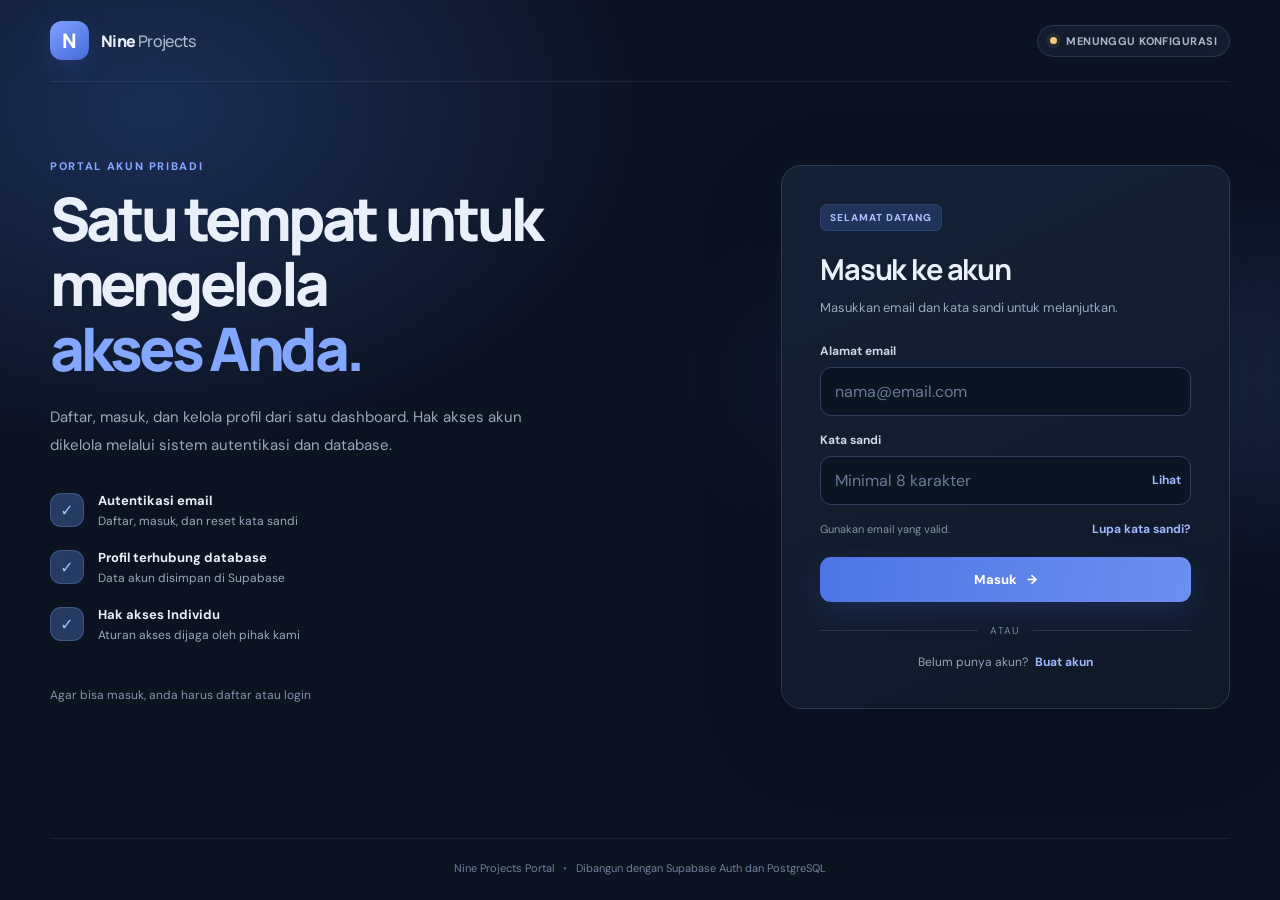
<file: index.html>
<!doctype html>
<html lang="id">
<head>
  <meta charset="UTF-8">
  <meta name="viewport" content="width=device-width, initial-scale=1">
  <meta name="description" content="Portal akun dengan autentikasi email dan dashboard pengguna.">
  <meta name="theme-color" content="#101827">
  <title>Nine Projects Portal</title>
  <link rel="stylesheet" href="assets/styles.css">
  <script type="module" src="assets/app.js"></script>
</head>
<body>
  <div class="site-shell">
    <header class="topbar">
      <a class="brand" href="./" aria-label="Nine Projects Portal, halaman utama">
        <span class="brand-mark">N</span>
        <span>Nine <span class="brand-light">Projects</span></span>
      </a>
      <span class="connection-pill"><span class="connection-dot"></span><span id="connectionLabel">Menunggu konfigurasi</span></span>
    </header>

    <main>
      <section id="authView" class="auth-view">
        <div class="hero-copy">
          <p class="eyebrow">PORTAL AKUN PRIBADI</p>
          <h1>Satu tempat untuk mengelola <span>akses Anda.</span></h1>
          <p class="hero-description">Daftar, masuk, dan kelola profil dari satu dashboard. Hak akses akun dikelola melalui sistem autentikasi dan database.</p>
          <div class="feature-list">
            <div class="feature"><span class="feature-icon">✓</span><span><strong>Autentikasi email</strong><small>Daftar, masuk, dan reset kata sandi</small></span></div>
            <div class="feature"><span class="feature-icon">✓</span><span><strong>Profil terhubung database</strong><small>Data akun disimpan di Supabase</small></span></div>
            <div class="feature"><span class="feature-icon">✓</span><span><strong>Hak akses Individu</strong><small>Aturan akses dijaga oleh pihak kami</small></span></div>
          </div>
          <p class="hero-note">Agar bisa masuk, anda harus daftar atau login</p>
        </div>

        <section class="auth-card" aria-labelledby="authTitle">
          <div class="card-kicker" id="formKicker">SELAMAT DATANG</div>
          <h2 id="authTitle">Masuk ke akun</h2>
          <p class="card-description" id="authDescription">Masukkan email dan kata sandi untuk melanjutkan.</p>

          <form id="authForm" novalidate>
            <div class="form-field" id="nameField" hidden>
              <label for="displayName">Nama tampilan</label>
              <input id="displayName" name="displayName" type="text" autocomplete="name" maxlength="80" placeholder="Nama Anda">
            </div>
            <div class="form-field">
              <label for="email">Alamat email</label>
              <input id="email" name="email" type="email" autocomplete="email" placeholder="nama@email.com" required>
            </div>
            <div class="form-field">
              <label for="password">Kata sandi</label>
              <div class="password-wrap">
                <input id="password" name="password" type="password" autocomplete="current-password" minlength="8" placeholder="Minimal 8 karakter" required>
                <button class="text-button password-toggle" id="togglePassword" type="button">Lihat</button>
              </div>
            </div>
            <div class="form-field" id="confirmField" hidden>
              <label for="confirmPassword">Ulangi kata sandi</label>
              <input id="confirmPassword" name="confirmPassword" type="password" autocomplete="new-password" minlength="8" placeholder="Ulangi kata sandi">
            </div>
            <div class="form-options" id="loginOptions">
              <span class="subtle-text">Gunakan email yang valid.</span>
              <button class="text-button" id="forgotPassword" type="button">Lupa kata sandi?</button>
            </div>
            <button class="primary-button" id="submitButton" type="submit">Masuk <span aria-hidden="true">→</span></button>
            <div id="authNotice" class="notice" role="status" aria-live="polite" hidden></div>
          </form>

          <div class="card-divider"><span>ATAU</span></div>
          <p class="switch-copy"><span id="switchQuestion">Belum punya akun?</span> <button class="text-button" id="switchMode" type="button">Buat akun</button></p>
        </section>
      </section>

      <section id="recoveryView" class="narrow-view" hidden>
        <section class="auth-card recovery-card">
          <p class="eyebrow">PEMULIHAN AKUN</p>
          <h2>Buat kata sandi baru</h2>
          <p class="card-description">Pilih kata sandi baru untuk akun Anda.</p>
          <form id="recoveryForm" novalidate>
            <div class="form-field"><label for="newPassword">Kata sandi baru</label><input id="newPassword" type="password" minlength="8" autocomplete="new-password" required></div>
            <div class="form-field"><label for="newPasswordConfirm">Ulangi kata sandi baru</label><input id="newPasswordConfirm" type="password" minlength="8" autocomplete="new-password" required></div>
            <button class="primary-button" type="submit">Simpan kata sandi <span aria-hidden="true">→</span></button>
            <div id="recoveryNotice" class="notice" role="status" aria-live="polite" hidden></div>
          </form>
        </section>
      </section>

      <section id="dashboardView" class="dashboard-view" hidden>
        <div class="dashboard-heading">
          <div><p class="eyebrow" id="dashboardEyebrow">AREA PENGGUNA</p><h1 id="dashboardTitle">Dashboard</h1><p class="dashboard-subtitle" id="dashboardWelcome">Memuat informasi akun...</p></div>
          <button class="secondary-button" id="logoutButton" type="button">Keluar <span aria-hidden="true">↗</span></button>
        </div>

        <div class="summary-grid">
          <article class="summary-card"><span class="summary-label">Status sesi</span><strong>Aktif</strong><span class="summary-foot">Autentikasi Supabase</span></article>
          <article class="summary-card"><span class="summary-label">Peran akun</span><strong id="roleValue">Pengguna</strong><span class="summary-foot">Ditetapkan database</span></article>
          <article class="summary-card"><span class="summary-label">Profil</span><strong id="profileStatus">Terhubung</strong><span class="summary-foot">Database PostgreSQL</span></article>
        </div>

        <div class="dashboard-columns">
          <section class="content-card">
            <div class="section-heading"><div><p class="eyebrow">INFORMASI</p><h2>Profil akun</h2></div></div>
            <form id="profileForm" class="profile-form" novalidate>
              <div class="form-field"><label for="profileName">Nama tampilan</label><input id="profileName" maxlength="80" required></div>
              <div class="form-field"><label for="profileEmail">Alamat email</label><input id="profileEmail" type="email" readonly></div>
              <button class="secondary-button" type="submit">Simpan profil</button>
              <div id="profileNotice" class="notice" role="status" aria-live="polite" hidden></div>
            </form>
          </section>
          <section class="content-card admin-panel" id="adminPanel" hidden>
            <div class="section-heading"><div><p class="eyebrow">AKSES KHUSUS</p><h2>Panel Admin</h2></div><span class="admin-badge">ADMIN</span></div>
            <p class="panel-description">Daftar pengguna ini hanya bisa dibaca oleh akun dengan peran Admin yang valid di database.</p>
            <div class="admin-toolbar"><label for="userSearch" class="visually-hidden">Cari pengguna</label><input id="userSearch" type="search" placeholder="Cari nama atau email..."><button class="secondary-button" id="refreshUsers" type="button">Muat ulang</button></div>
            <div class="table-wrap"><table><thead><tr><th>Pengguna</th><th>Peran</th><th>Terdaftar</th></tr></thead><tbody id="usersTableBody"><tr><td colspan="3" class="empty-cell">Memuat data pengguna...</td></tr></tbody></table></div>
            <p class="table-caption" id="usersCaption">Data diambil dari tabel profiles.</p>
            <div id="adminNotice" class="notice" role="status" aria-live="polite" hidden></div>
          </section>
        </div>
      </section>
    </main>

    <footer class="footer">Nine Projects Portal <span>•</span> Dibangun dengan Supabase Auth dan PostgreSQL</footer>
  </div>
</body>
</html>
</file>
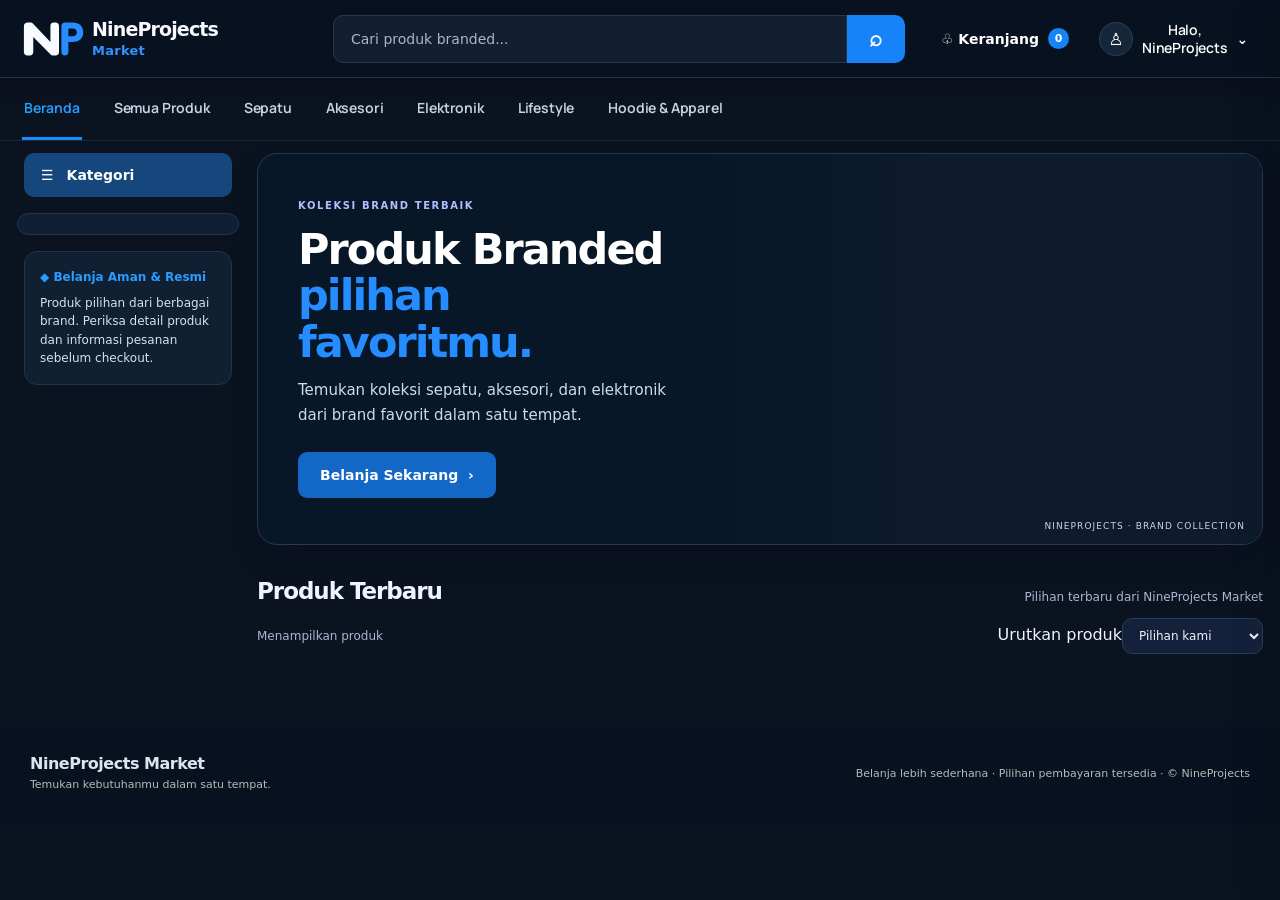
<file: marketplace.html>
<!doctype html>
<html lang="id">
<head>
<meta charset="utf-8">
<meta name="viewport" content="width=device-width, initial-scale=1">
<link rel="preconnect" href="https://fonts.googleapis.com">
<link rel="preconnect" href="https://fonts.gstatic.com" crossorigin>
<link href="https://fonts.googleapis.com/css2?family=Manrope:wght@400;500;600;650;700;750;800&display=swap" rel="stylesheet">
<title>NineProjects Market — Preview Toko</title>
<style>
:root {
  --site-primary: #5278ed;
  --site-secondary: #101b31;
  --site-background: #0b1220;
  --site-on-primary: #ffffff;
  --site-on-secondary: #f8faff;
  --site-on-background: #eef3ff;
  --site-font-body: Inter, ui-sans-serif, system-ui, -apple-system, BlinkMacSystemFont, "Segoe UI", sans-serif;
  --site-font-heading: Inter, ui-sans-serif, system-ui, -apple-system, BlinkMacSystemFont, "Segoe UI", sans-serif;
  --site-heading-scale: 1;
  --site-spacing-scale: 1;
  --site-radius-scale: 1;
  --site-decoration-opacity: 1;
  --surface: #14213a;
  --surface-soft: #1b2b47;
  --text-muted: #aab8d2;
  --line: #2b3b58;
  --accent-soft: #22365e;
  --danger: #bb5448;
}
* { box-sizing: border-box; }
html, body { margin: 0; min-height: 100%; font-family: var(--site-font-body); background: var(--site-background); color: var(--site-on-background); }
body { min-height: 100vh; }
button, input, select { font: inherit; }
button { cursor: pointer; }
#app { min-height: 100vh; width: 100%; border-radius: 0; background-color: var(--site-background); color: var(--site-on-background); overflow: hidden; }
.topbar { background: #07111f; color: var(--site-on-secondary); padding: 12px max(22px, calc((100vw - 1480px)/2)); display: grid; grid-template-columns: 285px minmax(260px,1fr) auto; align-items: center; gap: 26px; position: sticky; top: 0; z-index: 20; border-bottom: 1px solid #26344a; box-shadow: 0 5px 25px #02081755; }
.brand { display: flex; align-items: center; gap: 10px; white-space: nowrap; border: 0; color: inherit; background: none; padding: 0; text-align: left; }
.brand-mark { width: 60px; height: 48px; display: flex; align-items: center; justify-content: center; border-radius: 10px; background: transparent; color: #f8fbff; }
.brand-mark svg { display:block; width:64px; height:46px; overflow:visible; }
.brand-name { font-weight: 850; letter-spacing: -.045em; font-size: 19px; line-height: 1.05; }
.brand-name span { display: block; color: #3294ff; font-size: 13px; letter-spacing: .02em; margin-top: 4px; font-weight: 550; text-transform: none; opacity: 1; }
.search { position: relative; display: flex; width: 100%; max-width: 650px; margin: 0 auto; }
.search input { width: 100%; min-width: 0; border: 1px solid #25364d; background: #111f31; color: white; border-radius: 10px 0 0 10px; padding: 15px 17px; outline: none; font-size: 14px; }
.search input::placeholder { color: #aab7c8; }
.search input:focus { border-color: #258aff; box-shadow: 0 0 0 3px #258aff22; }
.search-icon { display: none; }
.search-submit { flex: 0 0 58px; border: 0; border-radius: 0 10px 10px 0; background: #1684f8; color: white; font-size: 22px; font-weight: 800; }
.actions { display: flex; align-items: center; gap: 10px; }
.account-btn, .cart-btn { color: white; background: transparent; border: 0; border-radius: 12px; padding: 9px 10px; display: flex; align-items: center; gap: 9px; white-space: nowrap; font-size: 13px; }
.account-btn { font-family: 'Manrope', ui-sans-serif, system-ui, sans-serif; font-size: 14px; font-weight: 600; line-height: 1.25; letter-spacing: -.015em; }
.cart-btn { font-weight: 750; font-size: 14px; }
.cart-count { min-width: 21px; height: 21px; border-radius: 999px; padding: 0 5px; display: grid; place-items: center; background: #1684f8; color: white; font-size: 11px; font-weight: 850; }
.account-symbol { width: 34px; height: 34px; border-radius: 50%; background: #15263a; border: 1px solid #2b3e55; display: grid; place-items: center; font-size: 17px; }
.account-wrap { position: relative; }
.account-menu { position: absolute; top: calc(100% + 10px); right: 0; width: 250px; padding: 14px; border: 1px solid #2b3e58; border-radius: 13px; background: #101f32; box-shadow: 0 16px 36px #0006; z-index: 40; color: #eef3ff; }
.account-menu[hidden] { display: none; }
.account-menu strong, .account-menu small { display: block; overflow-wrap: anywhere; }
.account-menu strong { font-size: 13px; margin-bottom: 4px; }
.account-menu small { color: #aab8d2; font-size: 11px; margin-bottom: 12px; }
.account-menu a, .account-menu button { display: block; width: 100%; padding: 10px 11px; border: 1px solid #2b3b58; border-radius: 9px; color: #eef3ff; background: #142842; text-align: left; text-decoration: none; font-size: 12px; margin-top: 7px; }
/* Jangan biarkan display:block pada link mengalahkan atribut hidden. */
.account-menu a[hidden], .account-menu button[hidden], #adminProductPanel[hidden], #adminPaymentPanel[hidden] { display: none !important; }
.account-menu button { background: #39232a; border-color: #70404c; color: #ffdce2; }
.market-nav { max-width: 1480px; margin: 0 auto; padding: 0 22px; min-height: 62px; display: flex; align-items: center; gap: 30px; border-bottom: 1px solid #17283d; }
.market-nav button { height: 62px; padding: 0 2px; color: #c8d3e2; background: transparent; border: 0; border-bottom: 3px solid transparent; font-family: 'Manrope', ui-sans-serif, system-ui, sans-serif; font-size: 14px; font-weight: 650; letter-spacing: -.012em; white-space: nowrap; }
.market-nav button.active, .market-nav button:hover { color: #22a0ff; border-bottom-color: #168cff; }
.demo-banner { background: light-dark(#fff6dd, #382f1a); border-bottom: 1px solid light-dark(#eadcaf, #5a4b27); color: light-dark(#725119, #f1d994); padding: 9px 20px; text-align: center; font-size: 12px; }
.container { max-width: 1480px; margin: 0 auto; padding: 12px 17px 56px; }
.store-layout { display: grid; grid-template-columns: 222px minmax(0,1fr); gap: 18px; align-items: start; }
.sidebar { padding-top: 0; position: sticky; top: 82px; }
.sidebar-title { height: 44px; display: flex; align-items: center; gap: 13px; padding: 0 17px; background: #15477d; color: white; border-radius: 10px; font-size: 14px; font-weight: 750; margin: 0 7px 16px; }
.sidebar .category-row { display: flex; flex-direction: column; gap: 2px; overflow: visible; padding: 8px 8px 12px; background: #101f32; border: 1px solid #21344c; border-radius: 13px; }
.sidebar .category { text-align: left; white-space: normal; border: 0; border-radius: 8px; background: transparent; color: #e0e8f5; padding: 10px 12px; font-size: 13px; font-weight: 550; }
.sidebar .category:before { content: "◇"; display: inline-block; width: 22px; color: #aebdd0; font-size: 15px; }
.sidebar .category.active { background: #132d4d; color: #23a0ff; }
.sidebar .category.active:before { content: "▦"; color: #23a0ff; }
.sidebar-trust { margin: 16px 7px 0; padding: 16px 15px; background: #101f32; border: 1px solid #21344c; border-radius: 13px; color: #d7e1ef; font-size: 12px; line-height: 1.55; }
.sidebar-trust strong { display: block; color: #2a9cff; font-size: 12px; margin-bottom: 7px; }
.main-content { min-width: 0; }
.hero { display: grid; grid-template-columns: minmax(0,.9fr) minmax(0,1.1fr); min-height: 390px; overflow: hidden; border: 1px solid #263a55; border-radius: calc(20px * var(--site-radius-scale)); background: #071727; color: white; margin-bottom: 28px; box-shadow: 0 12px 35px #0002; }
.hero-copy { padding: 46px 40px; position: relative; z-index: 1; display: flex; flex-direction: column; align-items: flex-start; justify-content: center; }
.eyebrow { font-size: 10px; letter-spacing: .16em; font-weight: 850; text-transform: uppercase; color: #afc0ff; }
h1, h2, h3, p { margin-top: 0; }
h1, h2, h3 { font-family: var(--site-font-heading); letter-spacing: -.045em; }
.hero h1 { font-size: calc(43px * var(--site-heading-scale)); line-height: 1.08; max-width: 490px; margin: 15px 0 13px; }
.hero h1 span { color: #258dff; display: block; }
.hero p { max-width: 470px; color: #d0dbea; font-size: 15px; line-height: 1.65; margin-bottom: 24px; }
.hero-btn { background: #1267c7; color: white; border: 0; border-radius: 9px; padding: 15px 22px; font-weight: 800; font-size: 14px; }
.hero-art { position: relative; display: flex; align-items: stretch; justify-content: center; min-width: 0; overflow: hidden; background: #0d1b2d; }
.hero-art:before { content: ""; position: absolute; inset: 0; background: linear-gradient(90deg,#071727 0%,transparent 40%); z-index: 2; pointer-events: none; }
.hero-products { position: relative; width: 100%; display: grid; grid-template-columns: repeat(4,minmax(0,1fr)); overflow: hidden; }
.hero-brand-panel { position: relative; min-width: 0; overflow: hidden; display: flex; flex-direction: column; align-items: center; justify-content: center; padding: 22px 7px 10px; background: linear-gradient(150deg,#20242a,#080b10); border-left: 1px solid #ffffff13; clip-path: polygon(23% 0,100% 0,77% 100%,0 100%); margin-left: -15%; width: 130%; }
.hero-brand-panel:first-child { margin-left: 0; }
.hero-brand-panel:nth-child(even) { background: linear-gradient(150deg,#26394d,#101722); }
.hero-brand-name { color: white; font-size: clamp(12px,1.45vw,21px); font-weight: 950; letter-spacing: -.05em; text-align: center; margin: 0 0 10px; text-shadow: 0 2px 8px #0009; z-index:1; }
.hero-brand-image img { width:100%;height:100%;max-height:120px;object-fit:contain; }
.hero-brand-image { width: 100%; height: 72%; min-height: 125px; display: grid; place-items: center; }
.hero-brand-image img, .hero-brand-image svg { width: 100%; height: 100%; object-fit: contain; filter: drop-shadow(0 13px 12px #0008); }
.hero-caption { position: absolute; bottom: 13px; right: 17px; z-index: 3; font-size: 9px; letter-spacing: .12em; text-transform: uppercase; color: #cbd8e8; }
.benefits { display: none; }
.benefit { display: flex; gap: 12px; align-items: center; padding: 13px 15px; border: 1px solid var(--line); background: var(--surface); border-radius: 14px; }
.benefit-icon { flex: 0 0 auto; width: 36px; height: 36px; display: grid; place-items: center; background: var(--accent-soft); color: var(--site-primary); border-radius: 11px; font-size: 17px; }
.benefit strong { display:block; font-size: 12px; }
.benefit small { display:block; color: var(--text-muted); font-size: 10px; margin-top: 3px; }
.section-head { display: flex; align-items: end; justify-content: space-between; gap: 15px; margin-bottom: 14px; }
.section-head h2 { font-size: calc(23px * var(--site-heading-scale)); margin: 5px 0 0; }
.section-head p { font-size: 12px; color: var(--text-muted); margin: 0; }
.category-row { display: flex; gap: 9px; overflow-x: auto; padding: 3px 0 15px; scrollbar-width: thin; }
.category { white-space: nowrap; border: 1px solid var(--line); background: var(--surface); color: var(--site-on-background); padding: 9px 14px; border-radius: 999px; font-size: 12px; font-weight: 700; }
.category.active { background: var(--site-primary); color: white; border-color: var(--site-primary); }
.catalog-toolbar { display: flex; align-items: center; justify-content: space-between; gap: 14px; margin: 4px 0 16px; }
.catalog-toolbar p { margin: 0; color: var(--text-muted); font-size: 12px; }
.catalog-toolbar select { color: var(--site-on-background); background: var(--surface); border: 1px solid var(--line); padding: 9px 12px; border-radius: 10px; font-size: 12px; outline: none; }
.product-grid { display: grid; grid-template-columns: repeat(6, minmax(0,1fr)); gap: 13px; }
.product-card { background: #101f31; border: 1px solid #1e3148; border-radius: 15px; overflow: hidden; min-width: 0; transition: transform .18s, box-shadow .18s; }
.product-card:hover { transform: translateY(-3px); box-shadow: 0 12px 25px #17282112; }
.product-art { height: 190px; position: relative; display: grid; place-items: center; overflow: hidden; background: #f0f1f3 !important; }
.product-art:before { display: none; }
.product-art:after { content:"♡"; position:absolute; z-index:3; top:10px; right:12px; color:#4b5563; font-size:22px; line-height:1; }
.product-emoji { position: relative; z-index: 1; font-size: 69px; filter: drop-shadow(0 13px 10px #1e2c272b); transform: rotate(-5deg); transition: transform .2s; }
.product-emoji:has(img), .product-emoji:has(svg) { display: block; width: 100%; height: 100%; font-size: 0; filter: none; transform: none; }
.product-emoji img { display: block; width: 100%; height: 100%; object-fit: contain; }
.product-emoji svg { display:block; width:100%; height:100%; padding:12px; }
.cart-thumb:has(img) { overflow: hidden; }
.cart-thumb img { display: block; width: 100%; height: 100%; object-fit: contain; }
.cart-thumb:has(svg) { overflow:hidden; }
.cart-thumb svg { width:100%; height:100%; padding:4px; }
.product-card:hover .product-emoji { transform: rotate(2deg) scale(1.05); }
.product-label { position: absolute; left: 11px; top: 11px; background: #ffffffdc; color: #27312d; border-radius: 7px; padding: 5px 7px; font-size: 9px; font-weight: 900; text-transform: uppercase; letter-spacing: .06em; }
.product-info { padding: 11px 12px 13px; }
.product-category { color: var(--text-muted); font-size: 10px; font-weight: 750; text-transform: uppercase; letter-spacing: .09em; }
.product-info h3 { font-size: 14px; line-height: 1.3; margin: 7px 0 6px; min-height: 36px; letter-spacing: -.025em; }
.product-description { font-size: 11px; line-height: 1.45; color: var(--text-muted); min-height: 32px; margin-bottom: 12px; }
.product-meta { display: flex; justify-content: space-between; align-items: center; gap: 8px; margin-bottom: 13px; }
.price { font-weight: 850; font-size: 16px; letter-spacing: -.03em; }
.old-price { font-size: 10px; color: var(--text-muted); text-decoration: line-through; margin-top: 3px; }
.rating { font-size: 10px; white-space: nowrap; color: #98702d; }
.add-btn { width: 100%; border: 1px solid var(--site-primary); border-radius: 10px; background: transparent; color: var(--site-primary); padding: 10px; font-size: 11px; font-weight: 800; transition: .15s; }
.add-btn:hover { background: var(--site-primary); color: white; }
.empty-state { display:none; padding: 38px 20px; text-align:center; color: var(--text-muted); border: 1px dashed var(--line); border-radius: 16px; }

.product-stock { display:block; margin-top:5px; color:var(--text-muted); font-size:10px; }
.product-emoji img { display:block; width:100%; height:100%; object-fit:contain; }
.add-btn:disabled { opacity:.45; cursor:not-allowed; }
.admin-products { margin:0 0 24px; padding:20px; border:1px solid #2b4263; border-radius:18px; background:#0f1d31; box-shadow:0 14px 35px #0002; }
.admin-products[hidden] { display:none; }
.admin-help { margin:0 0 15px; color:var(--text-muted); font-size:12px; line-height:1.6; }
.admin-close,.admin-cancel,.admin-edit,.admin-hide { border:1px solid var(--line); border-radius:9px; background:var(--surface-soft); color:var(--site-on-background); padding:9px 12px; font-size:11px; font-weight:750; cursor:pointer; }
.admin-product-form { padding:15px; border:1px solid var(--line); border-radius:14px; background:#101f32; }
.admin-form-grid { display:grid; grid-template-columns:repeat(2,minmax(0,1fr)); gap:12px; }
.admin-field { min-width:0; }
.admin-field-wide { grid-column:1/-1; }
.admin-field label { display:block; margin:0 0 6px; color:#dbe6fb; font-size:11px; font-weight:800; }
.admin-field input:not([type=file]),.admin-field textarea { width:100%; min-height:39px; border:1px solid var(--line); border-radius:9px; background:#0b1728; color:#f5f8ff; padding:10px 11px; font:inherit; font-size:12px; outline:none; }
.admin-field input[type=file] { width:100%; color:var(--text-muted); font-size:11px; }
.admin-field textarea { resize:vertical; }
.image-preview-wrap { display:flex; align-items:center; gap:10px; margin-top:9px; color:var(--text-muted); font-size:11px; }
.image-preview-wrap img { width:74px; height:74px; object-fit:contain; background:#f0f1f3; border-radius:10px; padding:4px; }
.image-preview-wrap img[hidden] { display:none; }
.admin-check { display:flex!important; align-items:center; gap:7px; margin-top:10px!important; font-weight:500!important; color:var(--text-muted)!important; }
.admin-form-actions { display:flex; gap:9px; margin-top:14px; }
.admin-save { border:0; border-radius:9px; background:var(--site-primary); color:white; padding:11px 16px; font-size:12px; font-weight:850; cursor:pointer; }
.admin-list-head { display:flex; justify-content:space-between; align-items:center; gap:10px; margin:20px 0 10px; }
.admin-list-head h3 { margin:0; font-size:15px; }
.admin-product-list { display:grid; gap:8px; }
.admin-product-row { display:grid; grid-template-columns:58px minmax(0,1fr) auto; align-items:center; gap:11px; padding:10px; border:1px solid var(--line); border-radius:12px; background:#101f32; }
.admin-product-thumb { width:58px; height:58px; display:grid; place-items:center; overflow:hidden; border-radius:9px; background:#f0f1f3; color:#172033; font-size:28px; }
.admin-product-thumb img { width:100%; height:100%; object-fit:contain; }
.admin-product-meta { min-width:0; }
.admin-product-meta strong { display:block; overflow-wrap:anywhere; font-size:12px; }
.admin-product-meta small { display:block; margin-top:4px; color:var(--text-muted); font-size:10px; line-height:1.4; }
.admin-product-actions { display:flex; flex-wrap:wrap; justify-content:flex-end; gap:6px; }
.admin-edit { border-color:#355b9c; background:#182e4d; }
.admin-hide { border-color:#775443; background:#33271f; }
.admin-status { display:inline-block; margin-top:4px; color:#9fc5ff; font-size:10px; }
.admin-footnote { color:var(--text-muted); font-size:10px; line-height:1.5; margin:12px 0 0; }
.admin-notice { color:#b7d7ff; font-size:11px; margin:12px 0 0; }
.admin-notice[hidden] { display:none; }
@media (max-width:720px) { .admin-products {padding:13px;} .admin-form-grid {grid-template-columns:1fr;} .admin-field-wide {grid-column:auto;} .admin-product-row {grid-template-columns:48px minmax(0,1fr);} .admin-product-thumb {width:48px;height:48px;} .admin-product-actions {grid-column:1/-1;justify-content:flex-start;} .admin-form-actions {flex-wrap:wrap;} }

.footer { background: #07111f; color: #dce5ef; padding: 28px 22px; }
.footer-inner { max-width: 1220px; margin: auto; display:flex; justify-content:space-between; align-items:center; gap:20px; }
.footer small { color:#adc0b6; font-size:11px; line-height:1.7; }
.footer strong { letter-spacing:-.03em; }
.overlay { display:none; position:fixed; inset:0; background:#101c18a3; z-index:50; }
.overlay.open { display:block; }
.drawer { position:fixed; z-index:51; top:0; right:0; height:100dvh; width:min(440px,100%); background:var(--surface); color:var(--site-on-background); transform:translateX(105%); transition:transform .23s ease; box-shadow:-20px 0 55px #0002; display:flex; flex-direction:column; }
.drawer.open { transform:translateX(0); }
.drawer-head { padding:22px; display:flex; align-items:center; justify-content:space-between; border-bottom:1px solid var(--line); }
.drawer-head h2 { margin:0; font-size:22px; }
.icon-btn { border:1px solid var(--line); border-radius:10px; padding:8px 11px; background:transparent; color:inherit; font-weight:800; }
.cart-items { padding: 14px 20px; overflow:auto; flex:1; }
.cart-empty { text-align:center; padding:40px 8px; color:var(--text-muted); }
.cart-empty .empty-bag { font-size:44px; display:block; margin-bottom:10px; }
.cart-item { display:grid; grid-template-columns:63px 1fr auto; gap:12px; padding:14px 0; border-bottom:1px solid var(--line); align-items:center; }
.cart-thumb { height:63px; display:grid; place-items:center; border-radius:12px; font-size:31px; }
.cart-item h3 { font-size:12px; margin:0 0 5px; letter-spacing:-.02em; }
.cart-item small { font-size:11px; color:var(--text-muted); }
.qty { display:flex; align-items:center; gap:8px; margin-top:9px; }
.qty button { width:25px; height:25px; border-radius:7px; border:1px solid var(--line); background:var(--surface); color:inherit; }
.qty span { font-size:11px; font-weight:800; min-width:12px; text-align:center; }
.remove-btn { display:block; border:0; background:none; color:var(--danger); padding:0; margin-top:6px; font-size:10px; }
.drawer-bottom { padding:18px 22px 24px; border-top:1px solid var(--line); background:var(--surface); }
.summary-row { display:flex; justify-content:space-between; gap:10px; font-size:12px; margin:8px 0; color:var(--text-muted); }
.summary-row.total { color:var(--site-on-background); font-size:17px; font-weight:850; margin:14px 0 17px; }
.checkout-btn, .primary-btn { width:100%; border:0; border-radius:11px; padding:14px; background:var(--site-primary); color:white; font-size:13px; font-weight:850; }
.checkout-btn:disabled { opacity:.45; cursor:not-allowed; }
.modal-wrap { display:none; align-items:center; justify-content:center; position:fixed; inset:0; padding:18px; z-index:70; background:#101c18a8; }
.modal-wrap.open { display:flex; }
.modal { width:min(520px,100%); max-height:90dvh; overflow:auto; border-radius:20px; background:var(--surface); color:var(--site-on-background); border:1px solid var(--line); box-shadow:0 22px 80px #0003; }
.modal-head { padding:22px 24px 15px; border-bottom:1px solid var(--line); display:flex; justify-content:space-between; gap:10px; align-items:center; }
.modal-head h2 { margin:0; font-size:22px; }
.modal-content { padding:22px 24px 24px; }
.form-field { margin-bottom:14px; }
.form-field label { display:block; font-size:11px; font-weight:800; margin-bottom:7px; }
.form-field input, .form-field textarea, .form-field select { width:100%; border:1px solid var(--line); background:var(--surface); color:var(--site-on-background); border-radius:10px; padding:11px 12px; outline:none; font-size:12px; }
.form-field textarea { resize:vertical; min-height:75px; }
.payment-options { display:grid; gap:8px; margin:8px 0 17px; }
.payment-option { display:flex; align-items:flex-start; gap:10px; border:1px solid var(--line); border-radius:11px; padding:12px; cursor:pointer; }
.payment-option input { margin-top:3px; accent-color:var(--site-primary); }
.payment-option strong { display:block; font-size:12px; }
.payment-option small { display:block; color:var(--text-muted); font-size:10px; line-height:1.4; margin-top:3px; }
.demo-note { border-radius:10px; background:light-dark(#fff4d9, #3c311b); color:light-dark(#795d26, #f3d99e); padding:11px 12px; font-size:10px; line-height:1.55; margin:12px 0 17px; }
.order-success { display:none; padding:15px 0 2px; text-align:center; }
.order-success.open { display:block; }
.success-icon { width:66px; height:66px; display:grid; place-items:center; margin:0 auto 15px; border-radius:50%; background:var(--accent-soft); color:var(--site-primary); font-size:30px; }
.order-success h3 { font-size:25px; margin:0 0 9px; }
.order-success p { color:var(--text-muted); font-size:12px; line-height:1.6; }
.qris-demo-box { margin:16px auto; padding:16px; max-width:310px; border:1px solid var(--line); border-radius:14px; background:#fff; color:#14213a; text-align:center; }
.qris-demo-box img { display:block; width:210px; height:210px; object-fit:contain; margin:10px auto; }
.qris-demo-box strong { display:block; font-size:20px; color:#14213a; }
.qris-demo-box small { display:block; color:#526078; font-size:10px; line-height:1.5; }
.qris-demo-label { display:inline-block; border-radius:999px; padding:5px 9px; margin-top:7px; background:#fff0c2; color:#78520a; font-size:10px; font-weight:900; letter-spacing:.06em; }
.order-id { display:inline-block; border-radius:8px; background:var(--surface-soft); padding:10px 14px; font-weight:850; font-size:13px; margin:4px 0 18px; }
.toast { position:fixed; bottom:22px; left:50%; transform:translate(-50%,15px); background:var(--site-secondary); color:white; padding:12px 16px; border-radius:12px; font-size:12px; box-shadow:0 10px 30px #0002; z-index:100; opacity:0; pointer-events:none; transition:.2s; max-width:calc(100% - 30px); text-align:center; }
.toast.show { opacity:1; transform:translate(-50%,0); }
@media (max-width:1250px) { .product-grid {grid-template-columns:repeat(4,minmax(0,1fr));} .topbar {grid-template-columns:220px minmax(180px,1fr) auto;gap:15px;} .sidebar {top:76px;} }
@media (max-width:900px) { .product-grid {grid-template-columns:repeat(3,minmax(0,1fr));} .store-layout {grid-template-columns:185px minmax(0,1fr);gap:13px;} .market-nav {gap:20px;overflow-x:auto;} .hero {grid-template-columns:1fr;}.hero-art {min-height:190px;} .hero-copy {padding:30px;} }
@media (max-width:720px) { .topbar {grid-template-columns:1fr auto;gap:10px;padding:11px 14px;} .brand {min-width:0;} .brand-mark {width:40px;height:40px;font-size:32px;} .brand-name {font-size:16px;} .brand-name span {font-size:10px;} .search {grid-column:1/-1;grid-row:2;max-width:none;} .search input {padding:12px 13px;font-size:13px;} .search-submit {flex-basis:45px;} .actions {grid-column:2;grid-row:1;} .account-btn {display:flex;} .account-btn #accountGreeting {display:none;} .account-wrap {display:flex;} .cart-btn {padding:8px 5px;font-size:12px;} .market-nav {min-height:48px;padding:0 14px;gap:18px;} .market-nav button {height:48px;font-size:12px;} .container {padding:12px 12px 38px;} .store-layout {grid-template-columns:1fr;} .sidebar {position:static;display:block;} .sidebar-title {display:none;} .sidebar .category-row {flex-direction:row;overflow-x:auto;white-space:nowrap;padding:7px;margin:0 0 14px;} .sidebar .category {white-space:nowrap;padding:9px 11px;font-size:11px;} .sidebar .category:before {display:none;} .sidebar-trust {display:none;} .hero {grid-template-columns:1fr;margin-bottom:22px;min-height:0;} .hero-copy {padding:27px 23px;} .hero h1 {font-size:calc(34px * var(--site-heading-scale));} .hero p {font-size:13px;} .hero-art {min-height:170px;} .hero-brand-panel {padding:16px 3px 8px;} .hero-brand-image {min-height:95px;} .hero-brand-name {font-size:11px;} .product-grid {grid-template-columns:repeat(2,minmax(0,1fr));gap:10px;} .product-art {height:145px;} .product-emoji {font-size:58px;} .product-info {padding:10px;} .product-info h3 {font-size:12px;} .price {font-size:14px;} .rating {font-size:9px;} .section-head {align-items:flex-start;flex-direction:column;} .footer-inner {align-items:flex-start;flex-direction:column;} }
@media (max-width:390px) { .brand-name {font-size:14px;} .cart-btn {padding:7px 3px;font-size:11px;} .product-grid {gap:8px;} .product-art {height:125px;} .product-info {padding:9px;} .product-description {font-size:10px;} .catalog-toolbar {align-items:flex-start;flex-direction:column;} .market-nav {gap:14px;} }
</style>
</head>
<body>
<div id="app">
  <header class="topbar">
    <button class="brand" type="button" id="homeButton" aria-label="Kembali ke halaman toko">
      <span class="brand-mark" aria-hidden="true"><svg viewBox="0 0 82 52" role="img"><path d="M5 42.5V9.5C5 6.5 7 5 10 5h3.5c1.3 0 2.4.5 3.3 1.5L39 30V9c0-2.5 1.8-4 4.5-4h2c2.8 0 4.5 1.7 4.5 4.5v33c0 2.8-1.8 4.5-4.5 4.5h-3.2c-1.4 0-2.5-.5-3.4-1.5L17 23.5v19c0 2.8-1.8 4.5-4.5 4.5h-3C7 47 5 45.2 5 42.5z" fill="#f8fbff"/><path fill="#268cff" fill-rule="evenodd" d="M59 5h8.5C76 5 81 9.7 81 17.5S76 30 67.5 30H62v12.5c0 2.8-1.7 4.5-4.5 4.5S53 45.3 53 42.5v-33C53 6.7 55 5 57.5 5H59zm3 7.5v10h5c3.8 0 5.8-1.7 5.8-5s-2-5-5.8-5h-5z"/></svg></span><span class="brand-name">NineProjects <span>Market</span></span>
    </button>
    <div class="search"><input id="searchInput" type="search" placeholder="Cari produk branded..." aria-label="Cari produk"><button class="search-submit" id="searchButton" type="button" aria-label="Cari">⌕</button></div>
    <div class="actions">
      <button class="cart-btn" id="openCart" type="button">♧ Keranjang <span class="cart-count" id="cartCount">0</span></button>
      <div class="account-wrap"><button class="account-btn" id="accountButton" type="button" aria-expanded="false" aria-controls="accountMenu"><span class="account-symbol">♙</span><span id="accountGreeting">Halo,<br>NineProjects</span>⌄</button><div class="account-menu" id="accountMenu" hidden><strong id="accountName">Memuat akun...</strong><small id="accountEmail"></small><small id="accountRoleLabel">Memeriksa hak akses...</small><a href="./index.html?view=admin">Kelola profil akun</a><a href="#adminProductPanel" id="manageProductsLink" hidden>Kelola produk</a><a href="#adminPaymentPanel" id="adminPaymentsLink" hidden>Konfirmasi pembayaran</a><button id="logoutButton" type="button">Keluar dari akun</button></div></div>
    </div>
  </header>
  <nav class="market-nav" id="marketNav" aria-label="Navigasi toko">
    <button type="button" class="active" data-home>Beranda</button>
    <button type="button" data-category="Semua Produk">Semua Produk</button>
    <button type="button" data-category="Sepatu">Sepatu</button>
    <button type="button" data-category="Aksesori">Aksesori</button>
    <button type="button" data-category="Elektronik">Elektronik</button>
    <button type="button" data-category="Lifestyle">Lifestyle</button>
    <button type="button" data-category="Hoodie & Apparel">Hoodie & Apparel</button>
  </nav>
  <main class="container store-layout">
    <aside class="sidebar">
      <div class="sidebar-title"><span>☰</span> Kategori</div>
      <div class="category-row" id="categoryRow" aria-label="Filter kategori"></div>
      <div class="sidebar-trust"><strong>◆ Belanja Aman & Resmi</strong>Produk pilihan dari berbagai brand. Periksa detail produk dan informasi pesanan sebelum checkout.</div>
    </aside>
    <div class="main-content">
    <section class="hero" aria-label="Promosi toko">
      <div class="hero-copy">
        <div class="eyebrow">Koleksi brand terbaik</div>
        <h1>Produk Branded <span>pilihan favoritmu.</span></h1>
        <p>Temukan koleksi sepatu, aksesori, dan elektronik dari brand favorit dalam satu tempat.</p>
        <button class="hero-btn" id="shopNow" type="button">Belanja Sekarang&nbsp; ›</button>
      </div>
      <div class="hero-art">
        <div class="hero-products" id="heroProducts" aria-label="Pilihan produk brand"></div>
        <span class="hero-caption">NineProjects · Brand Collection</span>
      </div>
    </section>
    <section class="admin-products" id="adminProductPanel" hidden aria-labelledby="adminProductTitle">
      <div class="section-head"><div><p class="eyebrow">AKSES KHUSUS ADMIN</p><h2 id="adminProductTitle">Kelola Produk</h2></div><button class="admin-close" id="closeProductAdmin" type="button">Tutup</button></div>
      <p class="admin-help">Tambah produk baru atau ubah judul, kategori, harga, stok, dan foto. Perubahan tersimpan di Supabase dan akan tampil pada katalog.</p>
      <form id="productForm" class="admin-product-form">
        <input id="productId" type="hidden">
        <div class="admin-form-grid">
          <div class="admin-field"><label for="productName">Nama / judul produk</label><input id="productName" maxlength="120" required placeholder="Contoh: Essential Oversized Hoodie"></div>
          <div class="admin-field"><label for="productBrand">Brand</label><input id="productBrand" maxlength="60" placeholder="Contoh: NineProjects"></div>
          <div class="admin-field"><label for="productCategory">Kategori</label><input id="productCategory" maxlength="60" required placeholder="Contoh: Hoodie & Apparel"></div>
          <div class="admin-field"><label for="productTag">Label produk</label><input id="productTag" maxlength="35" placeholder="Contoh: Baru"></div>
          <div class="admin-field"><label for="productPrice">Harga (Rp)</label><input id="productPrice" type="number" min="0" step="1" required placeholder="249000"></div>
          <div class="admin-field"><label for="productOldPrice">Harga sebelum diskon (opsional)</label><input id="productOldPrice" type="number" min="0" step="1" placeholder="299000"></div>
          <div class="admin-field"><label for="productStock">Stok barang</label><input id="productStock" type="number" min="0" step="1" required value="0"></div>
          <div class="admin-field"><label for="productEmoji">Ikon jika belum ada foto</label><input id="productEmoji" maxlength="8" value="📦" placeholder="📦"></div>
          <div class="admin-field admin-field-wide"><label for="productDescription">Deskripsi produk</label><textarea id="productDescription" maxlength="500" rows="2" placeholder="Deskripsi singkat produk"></textarea></div>
          <div class="admin-field admin-field-wide"><label for="productImage">Foto produk (JPG, PNG, atau WebP; maks. 5 MB)</label><input id="productImage" type="file" accept="image/jpeg,image/png,image/webp"><div class="image-preview-wrap"><img id="productImagePreview" alt="Pratinjau foto produk" hidden><span id="productImageHint">Belum ada foto baru dipilih.</span></div><label class="admin-check"><input id="clearProductImage" type="checkbox"> Hapus foto produk yang sedang digunakan</label></div>
        </div>
        <div class="admin-form-actions"><button class="admin-save" id="saveProductButton" type="submit">Simpan produk</button><button class="admin-cancel" id="resetProductForm" type="button">Kosongkan formulir</button></div>
        <p class="admin-notice" id="productAdminNotice" role="status" aria-live="polite" hidden></p>
      </form>
      <div class="admin-list-head"><h3>Daftar produk</h3><button class="admin-cancel" id="refreshProductList" type="button">Muat ulang</button></div>
      <div class="admin-product-list" id="adminProductList"><p class="admin-help">Memuat produk...</p></div>
      <p class="admin-footnote">Produk yang disembunyikan tidak tampil di katalog, tetapi datanya tetap tersimpan. Untuk produk baru, pastikan stok diisi sebelum ditampilkan ke pembeli.</p>
    </section>
    <section class="admin-products" id="adminPaymentPanel" hidden aria-labelledby="adminPaymentTitle">
      <div class="section-head"><div><p class="eyebrow">AKSES KHUSUS ADMIN</p><h2 id="adminPaymentTitle">Konfirmasi Pembayaran QRIS</h2></div><button class="admin-close" id="closePaymentAdmin" type="button">Tutup</button></div>
      <p class="admin-help">Pesanan QRIS yang menunggu pemeriksaan akan muncul di sini. Periksa konfirmasi pembayaran di luar website sebelum menekan tombol konfirmasi. Untuk presentasi, status dapat dikonfirmasi secara manual oleh Admin.</p>
      <div class="admin-list-head"><h3>Menunggu konfirmasi</h3><button class="admin-cancel" id="refreshPendingPayments" type="button">Muat ulang</button></div>
      <div class="admin-product-list" id="pendingPaymentList"><p class="admin-help">Memuat pesanan...</p></div>
    </section>
    <section id="catalog" aria-labelledby="catalogTitle">
      <div class="section-head"><div><h2 id="catalogTitle">Produk Terbaru</h2></div><p id="catalogSubtitle">Pilihan terbaru dari NineProjects Market</p></div>
      <div class="catalog-toolbar"><p id="productCount">Menampilkan produk</p><label><span class="sr-only">Urutkan produk</span><select id="sortSelect" aria-label="Urutkan produk"><option value="featured">Pilihan kami</option><option value="price-low">Harga terendah</option><option value="price-high">Harga tertinggi</option></select></label></div>
      <div class="product-grid" id="productGrid"></div>
      <div class="empty-state" id="emptyState">Produk tidak ditemukan. Coba kata kunci atau kategori lain.</div>
    </section>
    </div>
  </main>
  <footer class="footer"><div class="footer-inner"><div><strong>NineProjects Market</strong><br><small>Temukan kebutuhanmu dalam satu tempat.</small></div><small>Belanja lebih sederhana · Pilihan pembayaran tersedia · © NineProjects</small></div></footer>
  <div class="overlay" id="overlay"></div>
  <aside class="drawer" id="cartDrawer" aria-label="Keranjang belanja" aria-hidden="true">
    <div class="drawer-head"><div><div class="eyebrow">Pesananmu</div><h2>Keranjang belanja</h2></div><button class="icon-btn" id="closeCart" type="button" aria-label="Tutup keranjang">✕</button></div>
    <div class="cart-items" id="cartItems"></div>
    <div class="drawer-bottom"><div class="summary-row"><span>Subtotal</span><strong id="cartSubtotal">Rp0</strong></div><div class="summary-row"><span>Ongkir</span><strong id="cartShipping">Rp0</strong></div><div class="summary-row total"><span>Total</span><strong id="cartTotal">Rp0</strong></div><button class="checkout-btn" id="startCheckout" type="button" disabled>Lanjut ke checkout →</button></div>
  </aside>
  <div class="modal-wrap" id="checkoutModal" role="dialog" aria-modal="true" aria-labelledby="checkoutTitle">
    <div class="modal">
      <div class="modal-head"><div><div class="eyebrow">Langkah terakhir</div><h2 id="checkoutTitle">Checkout pesanan</h2></div><button class="icon-btn" id="closeCheckout" type="button" aria-label="Tutup checkout">✕</button></div>
      <div class="modal-content">
        <form id="checkoutForm">
          <div id="checkoutFields">
            <div class="form-field"><label for="buyerName">Nama penerima</label><input id="buyerName" name="buyerName" placeholder="Nama lengkap" required maxlength="80"></div>
            <div class="form-field"><label for="buyerPhone">Nomor kontak</label><input id="buyerPhone" name="buyerPhone" type="tel" placeholder="08xxxxxxxxxx" required maxlength="20"></div>
            <div class="form-field"><label for="buyerAddress">Alamat lengkap penerima</label><textarea id="buyerAddress" name="buyerAddress" placeholder="Nama jalan, nomor rumah, RT/RW, kelurahan, kecamatan, kota, provinsi, kode pos" autocomplete="street-address" required maxlength="250"></textarea></div>
            <div class="form-field"><label>Metode pembayaran</label>
              <div class="payment-options">
                <label class="payment-option"><input type="radio" name="payment" value="Transfer bank / Virtual Account" checked><span><strong>Transfer bank / Virtual Account</strong><small>Pilih transfer bank atau virtual account untuk pesanan ini.</small></span></label>
                <label class="payment-option"><input type="radio" name="payment" value="QRIS"><span><strong>QRIS</strong><small>Pilih QRIS sebagai metode pembayaran pesanan.</small></span></label>
                <label class="payment-option"><input type="radio" name="payment" value="E-wallet"><span><strong>E-wallet</strong><small>Pilih dompet digital yang tersedia.</small></span></label>
              </div>
            </div>
            <div class="summary-row total"><span>Total pembayaran</span><strong id="checkoutTotal">Rp0</strong></div>
            <div class="demo-note">QRIS menampilkan kode referensi pesanan. Status pembayaran menunggu pemeriksaan dan konfirmasi Admin.</div>
            <button class="primary-btn" type="submit">Konfirmasi pesanan</button>
          </div>
          <div class="order-success" id="orderSuccess"><div class="success-icon">✓</div><h3 id="successTitle">Konfirmasi berhasil!</h3><p id="successMessage">Ringkasan pesanan telah dibuat.</p><div class="qris-demo-box" id="qrisDemoBox" hidden><small>NINEPROJECTS MARKET · QRIS · REFERENSI PESANAN</small><img id="qrisDemoImage" alt="QR referensi pesanan NineProjects"><strong id="qrisDemoAmount">Rp0</strong><span class="qris-demo-label">MENUNGGU KONFIRMASI ADMIN</span><small style="margin-top:8px">Kode ini hanya referensi pesanan, bukan QRIS aktif untuk menerima pembayaran.</small></div><div class="order-id" id="orderId">NP-00001</div><p id="successSummary"></p><button class="primary-btn" id="finishOrder" type="button">Kembali belanja</button></div>
        </form>
      </div>
    </div>
  </div>
  <div class="toast" id="toast" role="status" aria-live="polite"></div>
</div>
<script type="module">
import { createClient } from 'https://esm.sh/@supabase/supabase-js@2';

// Samakan proyek dan opsi Auth dengan assets/app.js pada NineProjects Portal.
const SUPABASE_URL = 'https://fjwlpjoigrmliivbwaqj.supabase.co';
const SUPABASE_PUBLISHABLE_KEY = 'sb_publishable_2p9TFQKQUUH3qqguSvMqAw_qznojn-s';
const supabase = createClient(SUPABASE_URL, SUPABASE_PUBLISHABLE_KEY, {
  auth: { autoRefreshToken: true, persistSession: true, detectSessionInUrl: true }
});
let currentUser = null;
let currentProfile = null;
let storeReady = false;

let products = [];
let categories = ['Semua Produk'];
const state = {category:'Semua Produk',search:'',sort:'featured',cart:{}};
const formatIDR = n => new Intl.NumberFormat('id-ID',{style:'currency',currency:'IDR',maximumFractionDigits:0}).format(n);
const $ = id => document.getElementById(id);
function escapeHTML(value){return String(value).replace(/[&<>"']/g,c=>({'&':'&amp;','<':'&lt;','>':'&gt;','"':'&quot;',"'":'&#39;'}[c]));}
function showToast(message){const toast=$('toast');toast.textContent=message;toast.classList.add('show');clearTimeout(showToast.timer);showToast.timer=setTimeout(()=>toast.classList.remove('show'),2300);}
function productArtwork(p){
  if(p.image_url) return `<img src="${escapeHTML(p.image_url)}" alt="${escapeHTML(p.name)}" loading="lazy">`;
  return escapeHTML(p.emoji || '📦');
}
function refreshCategories(){
  const names=[...new Set(products.filter(p=>p.active).map(p=>p.category).filter(Boolean))];
  categories=['Semua Produk',...names];
  if(!categories.includes(state.category)) state.category='Semua Produk';
}
function renderCategories(){ $('categoryRow').innerHTML=categories.map(category=>`<button class="category ${state.category===category?'active':''}" type="button" data-category="${escapeHTML(category)}">${escapeHTML(category)}</button>`).join(''); }
function categoryMatches(product){const c=state.category;if(c==='Semua Produk')return true;if(c==='Elektronik')return product.category==='Teknologi';if(c==='Lifestyle')return product.category==='Gaya hidup';return product.category===c;}
function renderNav(){document.querySelectorAll('#marketNav button').forEach(button=>{button.classList.toggle('active',button.hasAttribute('data-home')?state.category==='Semua Produk'&&state.search==='':button.dataset.category===state.category);});}
function filteredProducts(){let items=products.filter(p=>p.active&&categoryMatches(p)&&(p.name+' '+(p.brand||'')+' '+p.category+' '+(p.description||'')).toLowerCase().includes(state.search.toLowerCase()));if(state.sort==='price-low')items.sort((a,b)=>a.price-b.price);if(state.sort==='price-high')items.sort((a,b)=>b.price-a.price);return items;}
function renderHeroProducts(){const items=products.filter(p=>p.active).slice(0,4);$('heroProducts').innerHTML=items.map(p=>'<div class="hero-brand-panel"><div class="hero-brand-name">'+escapeHTML(p.brand||p.name.split(' ')[0])+'</div><div class="hero-brand-image">'+productArtwork(p)+'</div></div>').join('');}
function renderProducts(){const items=filteredProducts();$('productGrid').innerHTML=items.map(p=>`<article class="product-card"><div class="product-art" style="background:#f0f1f3"><span class="product-label">${escapeHTML(p.tag||p.brand||'Produk')}</span><span class="product-emoji" aria-hidden="true">${productArtwork(p)}</span></div><div class="product-info"><div class="product-category">${escapeHTML(p.category)}</div><h3>${escapeHTML(p.name)}</h3><p class="product-description">${escapeHTML(p.description||'')}</p><div class="product-meta"><div><div class="price">${formatIDR(p.price)}</div>${p.old_price?`<div class="old-price">${formatIDR(p.old_price)}</div>`:''}<span class="product-stock">Stok: ${Number(p.stock)||0}</span></div><span class="rating">${p.stock>0?'Tersedia':'Stok habis'}</span></div><button class="add-btn" type="button" data-add="${p.id}" ${p.stock<=0?'disabled':''}>${p.stock>0?'＋ Tambah ke keranjang':'Stok habis'}</button></div></article>`).join('');$('productCount').textContent=`Menampilkan ${items.length} dari ${products.filter(p=>p.active).length} produk`;$('emptyState').style.display=items.length?'none':'block';$('productGrid').style.display=items.length?'grid':'none';}
async function loadProducts(){
  const {data,error}=await supabase.from('products').select('id,brand,name,category,description,price,old_price,stock,image_url,emoji,tag,active,created_at,updated_at').order('created_at',{ascending:false});
  if(error) throw error;
  products=data||[];
  refreshCategories();
  renderCategories();renderNav();renderHeroProducts();renderProducts();
}
function getCartItems(){return Object.entries(state.cart).map(([id,qty])=>({product:products.find(p=>p.id===Number(id)),qty})).filter(item=>item.product&&item.qty>0);}
function totals(){const items=getCartItems();const subtotal=items.reduce((sum,item)=>sum+item.product.price*item.qty,0);const shipping=items.length?10000:0;return {items,subtotal,shipping,total:subtotal+shipping,count:items.reduce((s,i)=>s+i.qty,0)};}
function renderCart(){const t=totals();$('cartCount').textContent=t.count;$('cartSubtotal').textContent=formatIDR(t.subtotal);$('cartShipping').textContent=formatIDR(t.shipping);$('cartTotal').textContent=formatIDR(t.total);$('checkoutTotal').textContent=formatIDR(t.total);$('startCheckout').disabled=!t.count;if(!t.items.length){$('cartItems').innerHTML='<div class="cart-empty"><span class="empty-bag">🛍️</span><strong>Keranjang masih kosong</strong><p>Tambahkan produk yang kamu suka dari katalog.</p></div>';return;}$('cartItems').innerHTML=t.items.map(({product:p,qty})=>`<div class="cart-item"><div class="cart-thumb" style="background:#f0f1f3"><span class="product-emoji">${productArtwork(p)}</span></div><div><h3>${escapeHTML(p.name)}</h3><small>${formatIDR(p.price)}</small><div class="qty"><button type="button" data-qty="${p.id}" data-delta="-1" aria-label="Kurangi jumlah">−</button><span>${qty}</span><button type="button" data-qty="${p.id}" data-delta="1" aria-label="Tambah jumlah">＋</button></div></div><div><strong style="font-size:11px">${formatIDR(p.price*qty)}</strong><button class="remove-btn" type="button" data-remove="${p.id}">Hapus</button></div></div>`).join('');}
function friendlyDbError(error){const message=error?.message||'Kesalahan database tidak diketahui.';if(/row-level security|permission denied|not allowed/i.test(message))return 'Akses database ditolak. Periksa RLS/policy tabel cart_items atau orders untuk user yang sedang login.';if(/duplicate key|on conflict/i.test(message))return 'Kunci unik user_id dan product_id pada cart_items perlu diperiksa.';return message;}
async function loadAccount(){
  const {data:{user},error:userError}=await supabase.auth.getUser();
  if(userError||!user)throw userError||new Error('Sesi login tidak ditemukan.');
  currentUser=user;
  const {data:profile,error}=await supabase.from('profiles').select('id,email,display_name,role').eq('id',user.id).maybeSingle();
  if(error)throw error;
  currentProfile=profile||null;
  const displayName=profile?.display_name?.trim()||user.user_metadata?.display_name||user.email?.split('@')[0]||'Pengguna';
  $('accountName').textContent=displayName;
  $('accountEmail').textContent=user.email||'';
  $('accountGreeting').innerHTML='Halo,<br>'+escapeHTML(displayName);
  const adminAccess = isAdminAccount();
  $('accountRoleLabel').textContent = adminAccess ? 'Akses Admin aktif' : 'Akses Pengguna';
  const manageLink = $('manageProductsLink');
  manageLink.hidden = !adminAccess;
  manageLink.style.removeProperty('display');
  const paymentLink = $('adminPaymentsLink');
  paymentLink.hidden = !adminAccess;
  paymentLink.style.removeProperty('display');
  if (!adminAccess) {
    $('adminProductPanel').hidden = true;
    $('adminPaymentPanel').hidden = true;
  }
}
async function loadCartFromDatabase(){
  const {data,error}=await supabase.from('cart_items').select('product_id,quantity').eq('user_id',currentUser.id);
  if(error)throw error;
  state.cart={};
  for(const row of data||[]){const id=Number(row.product_id);const qty=Number(row.quantity);if(Number.isInteger(id)&&qty>0&&products.some(product=>product.id===id))state.cart[id]=qty;}
  renderCart();
}
async function saveCartQuantity(productId,quantity){
  if(!currentUser)throw new Error('Sesi login tidak ditemukan.');
  if(quantity<=0){
    const {error}=await supabase.from('cart_items').delete().eq('user_id',currentUser.id).eq('product_id',Number(productId));
    if(error)throw error;
  }else{
    const {error}=await supabase.from('cart_items').upsert({user_id:currentUser.id,product_id:Number(productId),quantity:Number(quantity),updated_at:new Date().toISOString()},{onConflict:'user_id,product_id'});
    if(error)throw error;
  }
}
function isAdminAccount(){return String(currentProfile?.role||'').trim().toLowerCase()==='admin';}
function closeAccountMenu(){ $('accountMenu').hidden=true;$('accountButton').setAttribute('aria-expanded','false'); }

function setProductNotice(message){const el=$('productAdminNotice');el.textContent=message;el.hidden=!message;}
function resetProductForm(){
  $('productForm').reset();$('productId').value='';$('productStock').value='0';$('productEmoji').value='📦';
  $('productImagePreview').hidden=true;$('productImagePreview').removeAttribute('src');$('productImageHint').textContent='Belum ada foto baru dipilih.';
  $('clearProductImage').checked=false;$('saveProductButton').textContent='Simpan produk';setProductNotice('');
}
function renderAdminProductList(){
  if(!isAdminAccount()) return;
  $('adminProductList').innerHTML=products.length?products.map(p=>`<div class="admin-product-row"><div class="admin-product-thumb">${productArtwork(p)}</div><div class="admin-product-meta"><strong>${escapeHTML(p.name)}</strong><small>${escapeHTML(p.category)} · ${formatIDR(p.price)} · Stok ${Number(p.stock)||0}</small><span class="admin-status">${p.active?'Ditampilkan di katalog':'Disembunyikan'}</span></div><div class="admin-product-actions"><button class="admin-edit" type="button" data-edit-product="${p.id}">Edit</button><button class="admin-hide" type="button" data-toggle-product="${p.id}">${p.active?'Sembunyikan':'Tampilkan'}</button></div></div>`).join(''):'<p class="admin-help">Belum ada produk. Gunakan formulir di atas untuk menambahkan produk pertama.</p>';
}
function escapeAttr(value){return String(value??'').replace(/[&<>"']/g,ch=>({'&':'&amp;','<':'&lt;','>':'&gt;','"':'&quot;',"'":'&#39;'}[ch]));}
async function loadPendingQrisPayments(){
  if(!isAdminAccount()) return;
  const list=$('pendingPaymentList');
  list.innerHTML='<p class="admin-help">Memuat pesanan...</p>';
  const {data,error}=await supabase.rpc('admin_list_pending_qris_orders');
  if(error) throw error;
  const rows=data||[];
  list.innerHTML=rows.length?rows.map(order=>`<div class="admin-product-row"><div class="admin-product-meta"><strong>${escapeHTML(order.order_code)}</strong><small>${escapeHTML(order.buyer_name)} · ${escapeHTML(order.buyer_phone)}</small><small>${escapeHTML(order.buyer_address)}</small><span class="admin-status">${formatIDR(order.total_amount)} · QRIS · Menunggu konfirmasi</span></div><div class="admin-product-actions"><button class="admin-edit" type="button" data-confirm-qris="${escapeAttr(order.order_code)}">Konfirmasi dibayar</button></div></div>`).join(''):'<p class="admin-help">Tidak ada pesanan QRIS yang menunggu konfirmasi.</p>';
}
async function openPaymentAdmin(){
  if(!isAdminAccount()){showToast('Menu konfirmasi pembayaran hanya tersedia untuk Admin.');return;}
  $('adminPaymentPanel').hidden=false;
  $('adminPaymentPanel').scrollIntoView({behavior:'smooth',block:'start'});
  closeAccountMenu();
  try{await loadPendingQrisPayments();}catch(error){$('pendingPaymentList').innerHTML=`<p class="admin-help">Gagal memuat pesanan: ${escapeHTML(error.message)}</p>`;}
}
function openProductAdmin(){
  if(!isAdminAccount()){showToast('Akun ini belum memiliki role admin di tabel profiles.');return;}
  $('adminProductPanel').hidden=false;renderAdminProductList();$('adminProductPanel').scrollIntoView({behavior:'smooth',block:'start'});closeAccountMenu();
}
function fillProductForm(id){
  const p=products.find(item=>item.id===Number(id));if(!p)return;
  $('productId').value=p.id;$('productName').value=p.name||'';$('productBrand').value=p.brand||'';$('productCategory').value=p.category||'';
  $('productTag').value=p.tag||'';$('productPrice').value=p.price;$('productOldPrice').value=p.old_price??'';$('productStock').value=p.stock??0;
  $('productEmoji').value=p.emoji||'📦';$('productDescription').value=p.description||'';$('productImage').value='';$('clearProductImage').checked=false;
  if(p.image_url){$('productImagePreview').src=p.image_url;$('productImagePreview').hidden=false;$('productImageHint').textContent='Foto saat ini. Pilih foto baru untuk menggantinya.';}else{$('productImagePreview').hidden=true;$('productImageHint').textContent='Produk belum memiliki foto.';}
  $('saveProductButton').textContent='Simpan perubahan';setProductNotice('Mengubah produk: '+p.name);$('productForm').scrollIntoView({behavior:'smooth',block:'center'});
}
async function uploadProductImage(file){
  const allowed={'image/jpeg':'jpg','image/png':'png','image/webp':'webp'};
  if(!allowed[file.type]) throw new Error('Format foto harus JPG, PNG, atau WebP.');
  if(file.size>5*1024*1024) throw new Error('Ukuran foto maksimal 5 MB.');
  const path=`${currentUser.id}/product-${Date.now()}-${crypto.randomUUID()}.${allowed[file.type]}`;
  const {error}=await supabase.storage.from('product-images').upload(path,file,{cacheControl:'3600',contentType:file.type,upsert:false});
  if(error) throw error;
  const {data}=supabase.storage.from('product-images').getPublicUrl(path);
  return data.publicUrl;
}
function productImagePath(url){
  const prefix=`${SUPABASE_URL}/storage/v1/object/public/product-images/`;
  if(!url||!url.startsWith(prefix))return null;
  try{return decodeURIComponent(url.slice(prefix.length));}catch{return null;}
}
async function removeProductImage(url){const path=productImagePath(url);if(path){const {error}=await supabase.storage.from('product-images').remove([path]);if(error)console.warn('Foto lama tidak dapat dihapus:',error.message);}}
async function saveProduct(event){
  event.preventDefault();
  if(!isAdminAccount())return showToast('Akun ini belum memiliki role admin di tabel profiles.');
  const id=$('productId').value?Number($('productId').value):null;
  const previous=id?products.find(p=>p.id===id):null;
  const payload={
    name:$('productName').value.trim(),brand:$('productBrand').value.trim(),category:$('productCategory').value.trim(),
    tag:$('productTag').value.trim(),description:$('productDescription').value.trim(),price:Number($('productPrice').value),
    old_price:$('productOldPrice').value===''?null:Number($('productOldPrice').value),stock:Number($('productStock').value),
    emoji:$('productEmoji').value.trim()||'📦',active:previous?previous.active:true
  };
  if(!payload.name||!payload.category||!Number.isSafeInteger(payload.price)||payload.price<0||!Number.isInteger(payload.stock)||payload.stock<0||(payload.old_price!==null&&(!Number.isSafeInteger(payload.old_price)||payload.old_price<0))){setProductNotice('Periksa kembali nama, kategori, harga, dan stok.');return;}
  const button=$('saveProductButton');button.disabled=true;button.textContent='Menyimpan...';
  let uploadedUrl=null;
  try{
    const file=$('productImage').files[0];
    if(file){uploadedUrl=await uploadProductImage(file);payload.image_url=uploadedUrl;}
    else if($('clearProductImage').checked) payload.image_url=null;
    else if(previous) payload.image_url=previous.image_url;
    const response=id
      ? await supabase.from('products').update(payload).eq('id',id)
      : await supabase.from('products').insert(payload);
    if(response.error)throw response.error;
    if(previous&&previous.image_url&&(uploadedUrl||$('clearProductImage').checked))await removeProductImage(previous.image_url);
    resetProductForm();await loadProducts();renderAdminProductList();
    showToast(id?'Produk berhasil diperbarui.':'Produk baru berhasil ditambahkan.');
  }catch(error){
    if(uploadedUrl)await removeProductImage(uploadedUrl);
    setProductNotice('Gagal menyimpan produk: '+(error.message||error));
  }finally{button.disabled=false;if($('productId').value)button.textContent='Simpan perubahan';else button.textContent='Simpan produk';}
}
async function toggleProductActive(id){
  if(!isAdminAccount())return;
  const p=products.find(item=>item.id===Number(id));if(!p)return;
  const {error}=await supabase.from('products').update({active:!p.active}).eq('id',p.id);
  if(error){showToast('Gagal mengubah status: '+error.message);return;}
  await loadProducts();renderAdminProductList();showToast(p.active?'Produk disembunyikan dari katalog.':'Produk ditampilkan kembali.');
}

async function initializeStore(){
  try{
    const {data:{session},error}=await supabase.auth.getSession();
    if(error)throw error;
    if(!session){window.location.replace('./index.html');return;}
    await loadAccount();
    await loadProducts();
    await loadCartFromDatabase();
    storeReady=true;
    renderCart();
    if(isAdminAccount()) renderAdminProductList();
  }catch(error){
    console.error('NineProjects Market initialization:',error);
    showToast('Tidak bisa memuat akun/keranjang: '+friendlyDbError(error));
    if(!currentUser)window.location.replace('./index.html');
  }
}
supabase.auth.onAuthStateChange((event,session)=>{
  if(event==='SIGNED_OUT'||(!session&&event==='USER_DELETED'))window.location.replace('./index.html');
});
function openCart(){ $('overlay').classList.add('open');$('cartDrawer').classList.add('open');$('cartDrawer').setAttribute('aria-hidden','false');renderCart(); }
function closeCart(){ $('overlay').classList.remove('open');$('cartDrawer').classList.remove('open');$('cartDrawer').setAttribute('aria-hidden','true'); }
function openCheckout(){if(!totals().count)return;closeCart();$('checkoutFields').style.display='block';$('orderSuccess').classList.remove('open');$('checkoutModal').classList.add('open');$('checkoutTotal').textContent=formatIDR(totals().total);}
function closeCheckout(){ $('checkoutModal').classList.remove('open'); }
async function addProduct(id){if(!storeReady)return showToast('Akun masih dimuat. Coba lagi sebentar.');const p=products.find(item=>item.id===Number(id));if(!p||!p.active)return;if((state.cart[id]||0)+1>p.stock)return showToast('Jumlah melebihi stok yang tersedia.');const next=(state.cart[id]||0)+1;try{await saveCartQuantity(id,next);state.cart[id]=next;renderCart();showToast('Produk tersimpan di keranjang akunmu.');}catch(error){showToast('Gagal menyimpan keranjang: '+friendlyDbError(error));}}
$('categoryRow').addEventListener('click',e=>{const button=e.target.closest('[data-category]');if(!button)return;state.category=button.dataset.category;renderCategories();renderNav();renderProducts();});
$('marketNav').addEventListener('click',e=>{const button=e.target.closest('button');if(!button)return;if(button.hasAttribute('data-home')){state.category='Semua Produk';state.search='';$('searchInput').value='';}else{state.category=button.dataset.category;}renderCategories();renderNav();renderProducts();});
$('productGrid').addEventListener('click',e=>{const button=e.target.closest('[data-add]');if(button)addProduct(Number(button.dataset.add));});
$('searchInput').addEventListener('input',e=>{state.search=e.target.value;renderNav();renderProducts();});
$('searchButton').addEventListener('click',()=>{state.search=$('searchInput').value;renderProducts();$('catalog').scrollIntoView({behavior:'smooth'});});
$('sortSelect').addEventListener('change',e=>{state.sort=e.target.value;renderProducts();});
$('openCart').addEventListener('click',openCart);$('closeCart').addEventListener('click',closeCart);$('overlay').addEventListener('click',closeCart);$('startCheckout').addEventListener('click',openCheckout);$('closeCheckout').addEventListener('click',closeCheckout);
$('cartItems').addEventListener('click',async e=>{const qty=e.target.closest('[data-qty]');const remove=e.target.closest('[data-remove]');const id=qty?Number(qty.dataset.qty):remove?Number(remove.dataset.remove):null;if(id===null)return;const next=remove?0:(state.cart[id]||0)+Number(qty.dataset.delta);const p=products.find(item=>item.id===id);if(qty&&Number(qty.dataset.delta)>0&&next>(p?.stock||0))return showToast('Jumlah melebihi stok yang tersedia.');try{await saveCartQuantity(id,next);if(next<=0)delete state.cart[id];else state.cart[id]=next;renderCart();}catch(error){showToast('Perubahan keranjang gagal: '+friendlyDbError(error));}});
$('checkoutForm').addEventListener('submit',async e=>{
  e.preventDefault();
  const t=totals();
  if(!t.count){showToast('Keranjang kosong.');closeCheckout();return;}
  if(!$('checkoutForm').reportValidity())return;
  if(!currentUser){showToast('Sesi akun berakhir. Silakan login kembali.');window.location.replace('./index.html');return;}
  const submitButton=$('checkoutForm').querySelector('button[type="submit"]');
  submitButton.disabled=true;submitButton.textContent='Menyimpan pesanan...';
  const orderCode='NP-'+Date.now().toString(36).toUpperCase()+'-'+Math.random().toString(36).slice(2,6).toUpperCase();
  const payment=new FormData(e.currentTarget).get('payment');
  const orderPayload={
    order_code:orderCode,
    user_id:currentUser.id,
    buyer_name:$('buyerName').value.trim(),
    buyer_phone:$('buyerPhone').value.trim(),
    buyer_address:$('buyerAddress').value.trim(),
    payment_method:payment,
    payment_status:'Menunggu pembayaran',
    total_amount:t.total,
    items:t.items.map(({product,qty})=>({product_id:product.id,brand:product.brand||null,name:product.name,category:product.category,unit_price:product.price,quantity:qty,line_total:product.price*qty}))
  };
  try{
    const {data:orderResult,error}=await supabase.rpc('place_order_with_stock',{p_order:orderPayload});
    if(error)throw error;
    const {error:clearError}=await supabase.from('cart_items').delete().eq('user_id',currentUser.id);
    state.cart={};
    await loadProducts();renderAdminProductList();renderCart();
    const savedTotal=Number(orderResult?.total_amount||t.total);
    const savedCode=orderResult?.order_code||orderCode;
    const isQrisDemo=payment==='QRIS';
    $('orderId').textContent=savedCode;
    $('successTitle').textContent=isQrisDemo?'Menunggu konfirmasi pembayaran':'Pesanan berhasil dibuat!';
    $('successMessage').textContent=isQrisDemo?'QR referensi pesanan telah dibuat. Status akan berubah menjadi berhasil setelah Admin melakukan konfirmasi.':'Pesanan tersimpan. Silakan ikuti metode pembayaran yang dipilih.';
    $('qrisDemoBox').hidden=!isQrisDemo;
    if(isQrisDemo){
      const demoPayload=`NINEPROJECTS-ORDER|ORDER:${savedCode}|AMOUNT:${savedTotal}|PAYMENT:QRIS|STATUS:PENDING`;
      $('qrisDemoImage').src=`https://api.qrserver.com/v1/create-qr-code/?size=220x220&data=${encodeURIComponent(demoPayload)}`;
      $('qrisDemoAmount').textContent=formatIDR(savedTotal);
      $('successSummary').textContent=`Total ${formatIDR(savedTotal)} · Metode: QRIS · Status: Menunggu konfirmasi Admin.`;
    }else{
      $('successSummary').textContent=`Total ${formatIDR(savedTotal)} · Metode pembayaran: ${payment} · Status: Menunggu pembayaran.`;
    }
    $('checkoutFields').style.display='none';$('orderSuccess').classList.add('open');
    if(clearError)showToast('Pesanan tersimpan, tetapi keranjang database belum berhasil dikosongkan: '+friendlyDbError(clearError));
  }catch(error){
    showToast('Pesanan gagal disimpan: '+friendlyDbError(error));
  }finally{
    submitButton.disabled=false;submitButton.textContent='Konfirmasi pesanan';
  }
});
        $('finishOrder').addEventListener('click',()=>{closeCheckout();$('checkoutForm').reset();$('checkoutFields').style.display='block';$('orderSuccess').classList.remove('open');showToast('Terima kasih telah berbelanja di NineProjects Market!');});
$('manageProductsLink').addEventListener('click',e=>{e.preventDefault();if(!isAdminAccount()){e.currentTarget.hidden=true;showToast('Menu Kelola Produk hanya tersedia untuk Admin.');return;}openProductAdmin();});
$('adminPaymentsLink').addEventListener('click',e=>{e.preventDefault();if(!isAdminAccount()){e.currentTarget.hidden=true;showToast('Menu konfirmasi pembayaran hanya tersedia untuk Admin.');return;}openPaymentAdmin();});
$('closePaymentAdmin').addEventListener('click',()=>{$('adminPaymentPanel').hidden=true;});
$('refreshPendingPayments').addEventListener('click',async()=>{try{await loadPendingQrisPayments();showToast('Daftar pembayaran diperbarui.');}catch(error){showToast('Gagal memuat pembayaran: '+error.message);}});
$('pendingPaymentList').addEventListener('click',async e=>{
  const button=e.target.closest('[data-confirm-qris]');
  if(!button)return;
  if(!isAdminAccount()){showToast('Akses Admin diperlukan.');return;}
  const orderCode=button.dataset.confirmQris;
  if(!window.confirm('Konfirmasi bahwa pembayaran untuk pesanan '+orderCode+' sudah diperiksa?'))return;
  button.disabled=true;button.textContent='Memproses...';
  try{
    const {data,error}=await supabase.rpc('admin_confirm_qris_payment',{p_order_code:orderCode});
    if(error)throw error;
    showToast('Status pembayaran berhasil diperbarui.');
    await loadPendingQrisPayments();
  }catch(error){button.disabled=false;button.textContent='Konfirmasi dibayar';showToast('Konfirmasi gagal: '+friendlyDbError(error));}
});
$('closeProductAdmin').addEventListener('click',()=>{$('adminProductPanel').hidden=true;});
$('productForm').addEventListener('submit',saveProduct);
$('resetProductForm').addEventListener('click',resetProductForm);
$('refreshProductList').addEventListener('click',async()=>{try{await loadProducts();renderAdminProductList();showToast('Daftar produk diperbarui.');}catch(error){showToast('Gagal memuat produk: '+error.message);}});
$('adminProductList').addEventListener('click',e=>{const edit=e.target.closest('[data-edit-product]');const toggle=e.target.closest('[data-toggle-product]');if(edit)fillProductForm(edit.dataset.editProduct);if(toggle)toggleProductActive(toggle.dataset.toggleProduct);});
$('productImage').addEventListener('change',()=>{const file=$('productImage').files[0];if(!file)return;$('clearProductImage').checked=false;$('productImagePreview').src=URL.createObjectURL(file);$('productImagePreview').hidden=false;$('productImageHint').textContent=file.name;});
$('clearProductImage').addEventListener('change',e=>{if(e.target.checked){$('productImage').value='';$('productImagePreview').hidden=true;$('productImageHint').textContent='Foto akan dihapus saat disimpan.';}});
$('shopNow').addEventListener('click',()=>$('catalog').scrollIntoView({behavior:'smooth'}));$('homeButton').addEventListener('click',()=>{state.category='Semua Produk';state.search='';$('searchInput').value='';$('sortSelect').value='featured';state.sort='featured';renderCategories();renderNav();renderProducts();window.scrollTo({top:0,behavior:'smooth'});});
$('accountButton').addEventListener('click',()=>{const menu=$('accountMenu');menu.hidden=!menu.hidden;$('accountButton').setAttribute('aria-expanded',String(!menu.hidden));});
document.addEventListener('click',e=>{if(!e.target.closest('.account-wrap'))closeAccountMenu();});
$('logoutButton').addEventListener('click',async()=>{const button=$('logoutButton');button.disabled=true;button.textContent='Keluar...';try{const {error}=await supabase.auth.signOut();if(error)throw error;state.cart={};currentUser=null;window.location.replace('./index.html');}catch(error){showToast('Logout gagal: '+friendlyDbError(error));button.disabled=false;button.textContent='Keluar dari akun';}});
document.addEventListener('keydown',e=>{if(e.key==='Escape'){closeCart();closeCheckout();}});
renderCart();
initializeStore();
</script>
</body>
</html>
</file>
<file: assets/styles.css>
@import url('https://fonts.googleapis.com/css2?family=DM+Sans:wght@400;500;600;700&family=Manrope:wght@400;500;600;700;800&display=swap');
:root {
  font-family:'DM Sans',system-ui,-apple-system,BlinkMacSystemFont,'Segoe UI',sans-serif;
  color:#eaf0fa;
  background:#0b1220;
  font-synthesis:none;
  text-rendering:optimizeLegibility;
  --bg:#0b1220;
  --surface:#111b2c;
  --surface-2:#152238;
  --line:#2a3950;
  --muted:#98a8bf;
  --text:#eaf0fa;
  --accent:#83a7ff;
  --accent-strong:#406fe4;
  --success:#79dfb0;
  --warning:#f5cb7b;
  --danger:#ff929c;
  --radius:20px
}
* {
  box-sizing:border-box
}
body {
  margin:0;
  min-height:100vh;
  background:radial-gradient(ellipse at 12% 12%,#1b2e54 0%,transparent 32%),radial-gradient(ellipse at 88% 42%,#172541 0%,transparent 30%),var(--bg);
  color:var(--text)
}
button,input {
  font:inherit
}
button {
  cursor:pointer
}
.site-shell {
  min-height:100vh;
  display:flex;
  flex-direction:column
}
.topbar {
  width:min(1180px,calc(100% - 48px));
  height:82px;
  margin:0 auto;
  display:flex;
  align-items:center;
  justify-content:space-between;
  border-bottom:1px solid #ffffff12
}
.brand {
  display:flex;
  align-items:center;
  gap:12px;
  color:var(--text);
  text-decoration:none;
  font-family:Manrope,sans-serif;
  font-weight:800;
  letter-spacing:-.04em
}
.brand-mark {
  width:39px;
  height:39px;
  border-radius:12px;
  display:grid;
  place-items:center;
  background:linear-gradient(145deg,#7fa2ff,#4569d9);
  color:white;
  font-size:20px;
  box-shadow:0 7px 24px #406fe433
}
.brand-light {
  font-weight:500;
  color:#aab8ce
}
.connection-pill {
  display:flex;
  align-items:center;
  gap:9px;
  border:1px solid var(--line);
  background:#121c2d;
  color:#aab8ce;
  border-radius:99px;
  padding:8px 12px;
  font-size:11px;
  font-weight:700;
  letter-spacing:.04em;
  text-transform:uppercase
}
.connection-dot {
  width:7px;
  height:7px;
  border-radius:100%;
  background:var(--warning);
  box-shadow:0 0 0 4px #f5cb7b12
}
main {
  width:min(1180px,calc(100% - 48px));
  margin:0 auto;
  flex:1;
  padding:60px 0 70px
}
.auth-view {
  display:grid;
  grid-template-columns:minmax(0,1.05fr) minmax(370px,.75fr);
  gap:clamp(40px,8vw,120px);
  align-items:center;
  min-height:590px
}
.hero-copy {
  max-width:600px
}
.eyebrow {
  margin:0 0 13px;
  color:var(--accent);
  font-size:11px;
  font-weight:800;
  letter-spacing:.15em
}
.hero-copy h1,.dashboard-heading h1 {
  margin:0;
  font-family:Manrope,sans-serif;
  font-size:clamp(38px,4.7vw,60px);
  line-height:1.08;
  letter-spacing:-.06em;
  font-weight:800
}
.hero-copy h1 span {
  display:block;
  color:var(--accent)
}
.hero-description {
  max-width:520px;
  color:var(--muted);
  font-size:15px;
  line-height:1.85;
  margin:24px 0 32px
}
.feature-list {
  display:grid;
  gap:20px
}
.feature {
  display:flex;
  align-items:center;
  gap:14px
}
.feature-icon {
  width:34px;
  height:34px;
  display:grid;
  place-items:center;
  border-radius:11px;
  border:1px solid #8aafff3c;
  background:#263b64;
  color:#a9c2ff;
  font-weight:800;
  flex:0 0 auto
}
.feature strong,.feature small {
  display:block
}
.feature strong {
  font-size:13px;
  font-weight:700
}
.feature small {
  margin-top:4px;
  color:var(--muted);
  font-size:12px
}
.hero-note {
  margin-top:44px;
  font-size:12px;
  color:#8495af
}
.auth-card,.content-card {
  border:1px solid #2a3950;
  background:linear-gradient(155deg,#142035f7,#101827f7);
  border-radius:var(--radius);
  box-shadow:0 25px 90px #00000025
}
.auth-card {
  padding:clamp(24px,3vw,38px)
}
.card-kicker {
  display:inline-flex;
  border:1px solid #6387e52e;
  background:#213358;
  color:#aac2ff;
  padding:6px 9px;
  border-radius:7px;
  font-size:10px;
  font-weight:800;
  letter-spacing:.1em
}
.auth-card h2,.content-card h2 {
  font-family:Manrope,sans-serif;
  letter-spacing:-.04em
}
.auth-card h2 {
  font-size:29px;
  margin:18px 0 8px
}
.card-description {
  font-size:13px;
  color:var(--muted);
  line-height:1.65;
  margin:0 0 24px
}
.form-field {
  display:grid;
  gap:8px;
  margin:16px 0
}
.form-field label {
  font-size:12px;
  font-weight:700;
  color:#cbd6e7
}
.form-field input,.admin-toolbar input {
  width:100%;
  min-width:0;
  border:1px solid #2e405b;
  border-radius:11px;
  background:#0b1423;
  color:var(--text);
  padding:13px 14px;
  outline:0;
  transition:border-color .16s,box-shadow .16s
}
.form-field input::placeholder,.admin-toolbar input::placeholder {
  color:#687b97
}
.form-field input:focus,.admin-toolbar input:focus {
  border-color:#7297f6;
  box-shadow:0 0 0 3px #7297f620
}
.form-field input[readonly] {
  background:#172337;
  color:#a7b4c8
}
.password-wrap {
  position:relative
}
.password-wrap input {
  padding-right:67px
}
.password-toggle {
  position:absolute;
  right:10px;
  top:50%;
  transform:translateY(-50%)
}
.form-options {
  display:flex;
  justify-content:space-between;
  align-items:center;
  gap:12px;
  margin:16px 0 20px
}
.subtle-text {
  font-size:11px;
  color:#8192ad
}
.text-button {
  padding:0;
  border:0;
  background:transparent;
  color:#9db8ff;
  font-size:12px;
  font-weight:700
}
.text-button:hover {
  text-decoration:underline
}
.primary-button {
  width:100%;
  display:flex;
  align-items:center;
  justify-content:center;
  gap:10px;
  border:0;
  border-radius:11px;
  background:linear-gradient(100deg,#4c75e4,#6d8ff0);
  color:white;
  padding:14px 16px;
  font-size:13px;
  font-weight:800;
  box-shadow:0 10px 28px #416bd633;
  transition:filter .15s,transform .15s
}
.primary-button:hover {
  filter:brightness(1.08);
  transform:translateY(-1px)
}
.primary-button:disabled,.secondary-button:disabled {
  cursor:wait;
  opacity:.65
}
.card-divider {
  display:flex;
  align-items:center;
  gap:12px;
  margin:22px 0 17px;
  color:#7688a3;
  font-size:10px;
  letter-spacing:.13em
}
.card-divider:before,.card-divider:after {
  content:'';
  height:1px;
  background:#27364d;
  flex:1
}
.switch-copy {
  text-align:center;
  font-size:12px;
  color:#95a5bd;
  margin:0
}
.switch-copy .text-button {
  margin-left:4px
}
.notice {
  padding:12px 13px;
  margin-top:14px;
  border:1px solid transparent;
  border-radius:10px;
  font-size:12px;
  line-height:1.6;
  overflow-wrap:anywhere
}
.notice[hidden],[hidden] {
  display:none!important
}
.notice.info {
  background:#1b2d4d;
  border-color:#38578c;
  color:#c2d5ff
}
.notice.success {
  background:#15392f;
  border-color:#24664e;
  color:#a7f0cc
}
.notice.warn {
  background:#3b2d1d;
  border-color:#76552c;
  color:#ffdda1
}
.notice.error {
  background:#3e222b;
  border-color:#773844;
  color:#ffc0c7
}
.narrow-view {
  max-width:510px;
  margin:35px auto
}
.recovery-card h2 {
  margin-top:14px
}
.dashboard-view {
  animation:appear .25s ease-out
}
.dashboard-heading {
  display:flex;
  align-items:center;
  justify-content:space-between;
  gap:20px;
  margin-bottom:30px
}
.dashboard-heading h1 {
  font-size:clamp(34px,4vw,48px)
}
.dashboard-subtitle {
  color:var(--muted);
  font-size:13px;
  margin:10px 0 0
}
.secondary-button {
  display:inline-flex;
  align-items:center;
  justify-content:center;
  gap:10px;
  border:1px solid #354862;
  border-radius:10px;
  background:#17243a;
  color:#e8effb;
  padding:11px 14px;
  font-size:12px;
  font-weight:800;
  white-space:nowrap
}
.secondary-button:hover {
  background:#1e304d;
  border-color:#4d6790
}
.summary-grid {
  display:grid;
  grid-template-columns:repeat(3,minmax(0,1fr));
  gap:16px;
  margin-bottom:18px
}
.summary-card {
  border:1px solid #2a3950;
  background:#111b2c;
  border-radius:15px;
  padding:22px
}
.summary-label,.summary-foot {
  display:block;
  color:#96a7bf;
  font-size:12px
}
.summary-card strong {
  display:block;
  font-family:Manrope,sans-serif;
  font-size:25px;
  letter-spacing:-.04em;
  margin:12px 0 7px
}
.summary-foot {
  font-size:11px;
  color:#7286a4
}
.dashboard-columns {
  display:grid;
  grid-template-columns:minmax(290px,.7fr) minmax(0,1.3fr);
  align-items:start;
  gap:18px
}
.content-card {
  padding:24px;
  min-width:0
}
.section-heading {
  display:flex;
  align-items:center;
  justify-content:space-between;
  gap:12px;
  margin-bottom:20px
}
.section-heading .eyebrow {
  margin-bottom:6px
}
.section-heading h2 {
  font-size:23px;
  margin:0
}
.admin-badge {
  display:inline-flex;
  border:1px solid #2d765e;
  background:#15392f;
  color:#8aebbc;
  border-radius:7px;
  padding:6px 8px;
  font-size:10px;
  font-weight:800;
  letter-spacing:.08em
}
.profile-form .secondary-button {
  margin-top:4px
}
.profile-form .form-field {
  margin:18px 0
}
.panel-description {
  font-size:12px;
  color:var(--muted);
  line-height:1.7;
  margin:-6px 0 18px
}
.admin-toolbar {
  display:flex;
  gap:9px;
  margin:16px 0
}
.admin-toolbar input {
  padding:10px 12px;
  font-size:12px
}
.admin-toolbar .secondary-button {
  padding:10px 12px
}
.table-wrap {
  width:100%;
  overflow:auto;
  border:1px solid #293950;
  border-radius:11px
}
table {
  border-collapse:collapse;
  width:100%;
  font-size:12px;
  text-align:left
}
th {
  font-size:10px;
  text-transform:uppercase;
  letter-spacing:.08em;
  color:#8498b7;
  background:#17243a
}
th,td {
  padding:13px 12px;
  border-bottom:1px solid #27364c;
  vertical-align:top
}
tbody tr:last-child td {
  border-bottom:0
}
td {
  color:#d7e1f1
}
td small {
  display:block;
  color:#8396b1;
  margin-top:4px;
  font-size:10px
}
.role-chip {
  display:inline-block;
  border:1px solid #354b70;
  background:#1c2d4b;
  color:#c1d4ff;
  padding:4px 7px;
  border-radius:6px;
  font-size:10px;
  font-weight:800
}
.role-chip.admin {
  border-color:#2a7458;
  background:#16392f;
  color:#8de4b9
}
.empty-cell {
  text-align:center;
  color:#8799b4;
  padding:22px
}
.table-caption {
  font-size:10px;
  color:#7d90ac;
  margin:10px 0 0
}
.visually-hidden {
  position:absolute;
  width:1px;
  height:1px;
  padding:0;
  margin:-1px;
  overflow:hidden;
  clip:rect(0,0,0,0);
  white-space:nowrap;
  border:0
}
.footer {
  width:min(1180px,calc(100% - 48px));
  border-top:1px solid #ffffff12;
  padding:22px 0 25px;
  margin:0 auto;
  text-align:center;
  color:#6f829e;
  font-size:11px
}
.footer span {
  padding:0 6px;
  color:#465b7c
}
@keyframes appear {
  from {
    opacity:.5;
    transform:translateY(6px)
  }
  to {
    opacity:1;
    transform:translateY(0)
  }
}
@media(max-width:900px) {
  .auth-view {
    grid-template-columns:1fr minmax(340px,.85fr);
    gap:34px
  }
  .hero-copy h1 {
    font-size:clamp(36px,5vw,49px)
  }
  .dashboard-columns {
    grid-template-columns:1fr
  }
  .admin-panel {
    grid-column:auto
  }
}
@media(max-width:720px) {
  .topbar,main,.footer {
    width:calc(100% - 32px)
  }
  main {
    padding:38px 0 48px
  }
  .auth-view {
    grid-template-columns:1fr;
    gap:28px;
    min-height:unset
  }
  .hero-copy {
    max-width:600px
  }
  .hero-copy h1 {
    font-size:42px
  }
  .hero-description {
    margin:18px 0 24px
  }
  .feature-list {
    gap:14px
  }
  .hero-note {
    margin-top:24px
  }
  .auth-card {
    padding:25px
  }
  .summary-grid {
    grid-template-columns:1fr;
    gap:10px
  }
  .summary-card {
    padding:16px;
    display:grid;
    grid-template-columns:1fr auto;
    align-items:center;
    gap:5px 12px
  }
  .summary-card strong {
    grid-column:2;
    grid-row:1/3;
    margin:0
  }
  .summary-foot {
    grid-column:1
  }
  .dashboard-heading {
    align-items:flex-start;
    flex-direction:column
  }
  .dashboard-heading .secondary-button {
    align-self:flex-start
  }
  .content-card {
    padding:18px
  }
  .admin-toolbar {
    flex-wrap:wrap
  }
  .admin-toolbar input {
    flex:1 1 170px
  }
  .table-wrap {
    margin-right:0
  }
}
@media(max-width:430px) {
  .topbar {
    height:70px
  }
  .brand {
    font-size:14px
  }
  .brand-mark {
    width:34px;
    height:34px
  }
  .connection-pill {
    font-size:9px;
    padding:7px 8px;
    gap:6px
  }
  .hero-copy h1 {
    font-size:36px
  }
  .hero-description {
    font-size:13px
  }
  .auth-card h2 {
    font-size:26px
  }
  .form-options {
    align-items:flex-start;
    flex-direction:column
  }
  .table-wrap table {
    min-width:460px
  }
}
</file>
